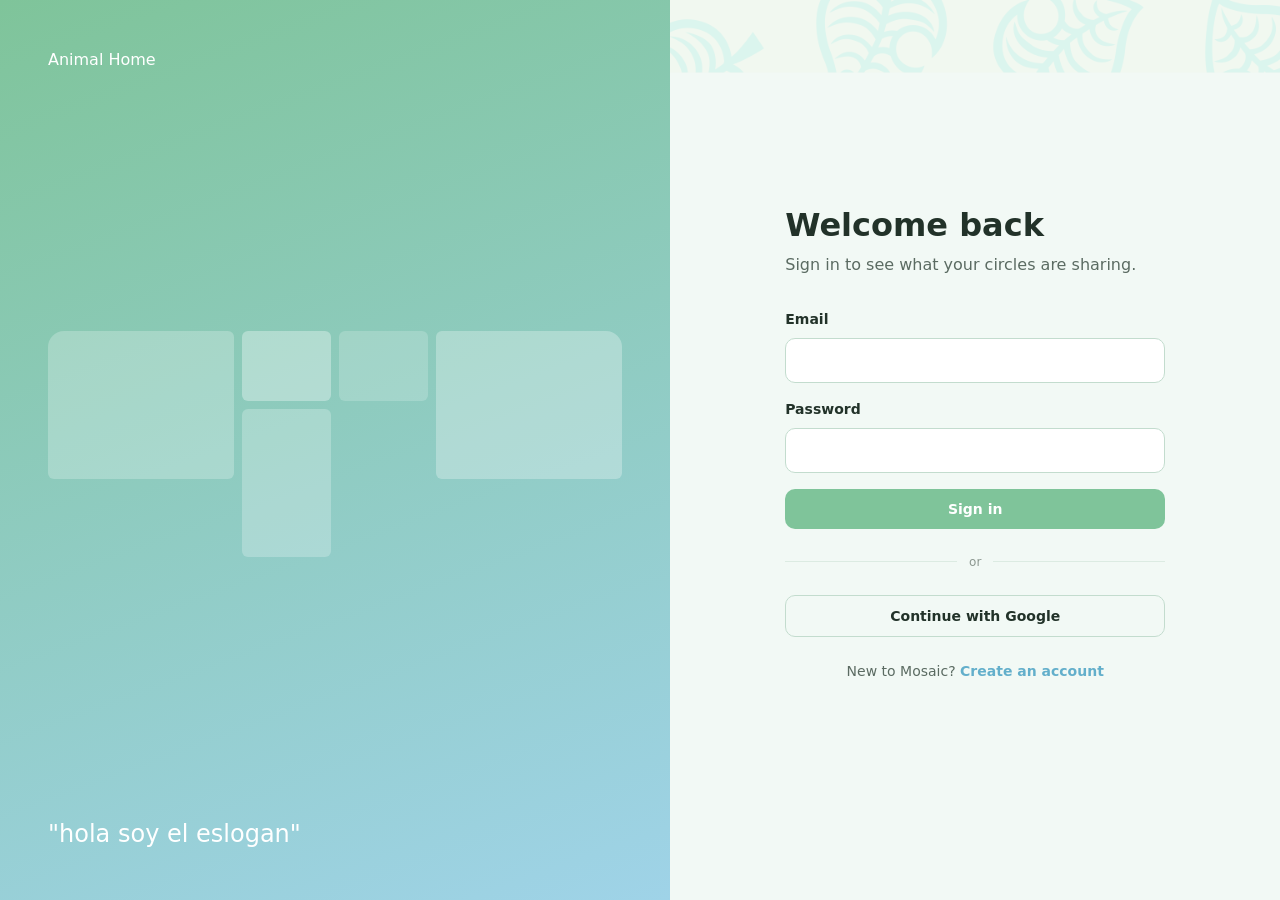
<file: index.html>
<!DOCTYPE html>
<html lang="en">
<head>
<meta charset="UTF-8">
<title>Mosaic</title>
<meta http-equiv="refresh" content="0; url=signin.html">
</head>
<body>
  <p>Redirecting to <a href="signin.html">sign in</a>…</p>
</body>
</html>
</file>
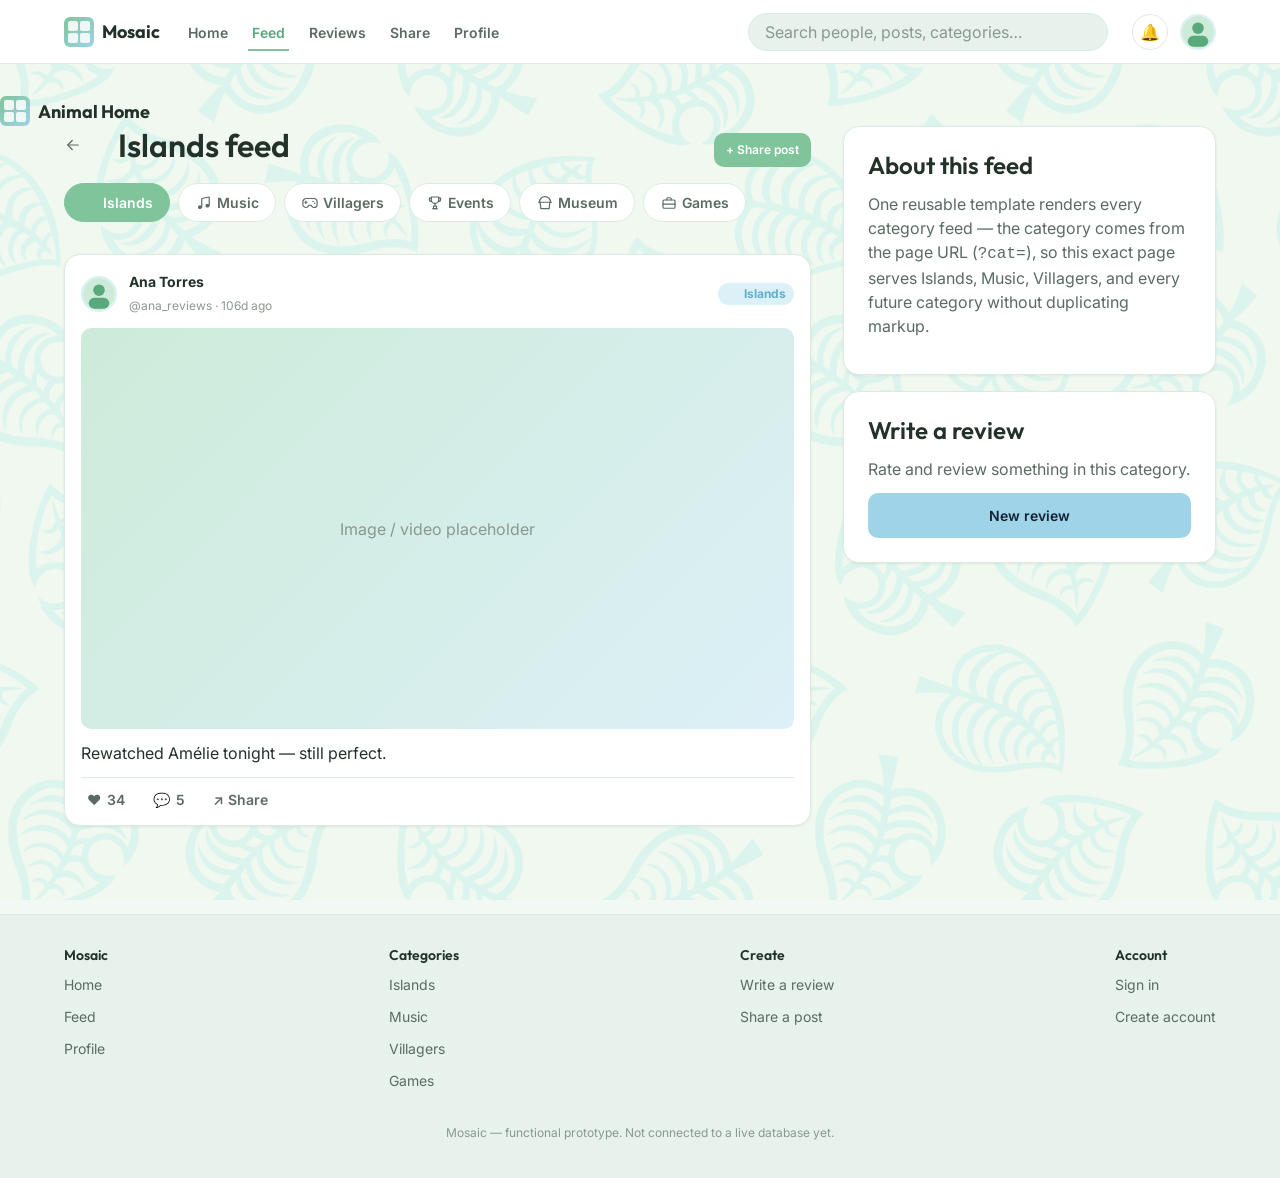
<file: feed.html>
<!DOCTYPE html>
<html lang="en">
<head>
<meta charset="UTF-8">
<meta name="viewport" content="width=device-width, initial-scale=1.0">
<title>Feed · Mosaic</title>
<link rel="preconnect" href="https://fonts.googleapis.com">
<link href="https://fonts.googleapis.com/css2?family=Outfit:wght@500;600;700&family=Inter:wght@400;500;600&display=swap" rel="stylesheet">
<link rel="stylesheet" href="assets/css/variables.css">
<link rel="stylesheet" href="assets/css/base.css">
<link rel="stylesheet" href="assets/css/layout.css">
<link rel="stylesheet" href="assets/css/components.css">
</head>
<body data-page="feed">

  <div id="site-header"></div>

  <main class="page-main">
      <a href="home.html" class="brand">
          <span class="brand-mark"><span></span><span></span><span></span><span></span></span>
          Animal Home
      </a>
      <div class="container">

          <div class="grid-2">
              <div>
                  <div class="section-title">
                      <div class="flex gap-3" style="align-items:center;">
                          <a href="home.html" class="back-link inline" aria-label="Back to home"><svg class="icon" aria-hidden="true"><use href="assets/icons/icons.svg#icon-arrow-left"></use></svg></a>
                          <h2 id="feedTitle">Feed</h2>
                      </div>
                      <a class="btn btn-sm btn-primary" href="post-new.html">+ Share post</a>
                  </div>

                  <div class="category-bar" id="feedCategoryBar" aria-label="Switch category"></div>

                  <div id="feedList"></div>

                  <div class="flex-center" style="margin-top: var(--space-5);">
                      <button class="btn btn-outline hidden" id="loadMoreBtn">Load more</button>
                  </div>
              </div>

              <aside>
                  <div class="card card-pad" style="margin-bottom: var(--space-4);">
                      <h3>About this feed</h3>
                      <p class="text-muted">One reusable template renders every category feed — the category comes from the page URL (<code>?cat=</code>), so this exact page serves Islands, Music, Villagers, and every future category without duplicating markup.</p>
                  </div>
                  <div class="card card-pad">
                      <h3>Write a review</h3>
                      <p class="text-muted">Rate and review something in this category.</p>
                      <a class="btn btn-secondary btn-block" href="review-new.html">New review</a>
                  </div>
              </aside>
          </div>

      </div>
  </main>

  <div id="site-footer"></div>

  <script src="assets/js/config.js"></script>
  <script src="assets/js/mock-data.js"></script>
  <script src="assets/js/api.js"></script>
  <script src="assets/js/nav.js" defer></script>
  <script src="assets/js/feed.js" defer></script>
</body>
</html>
</file>
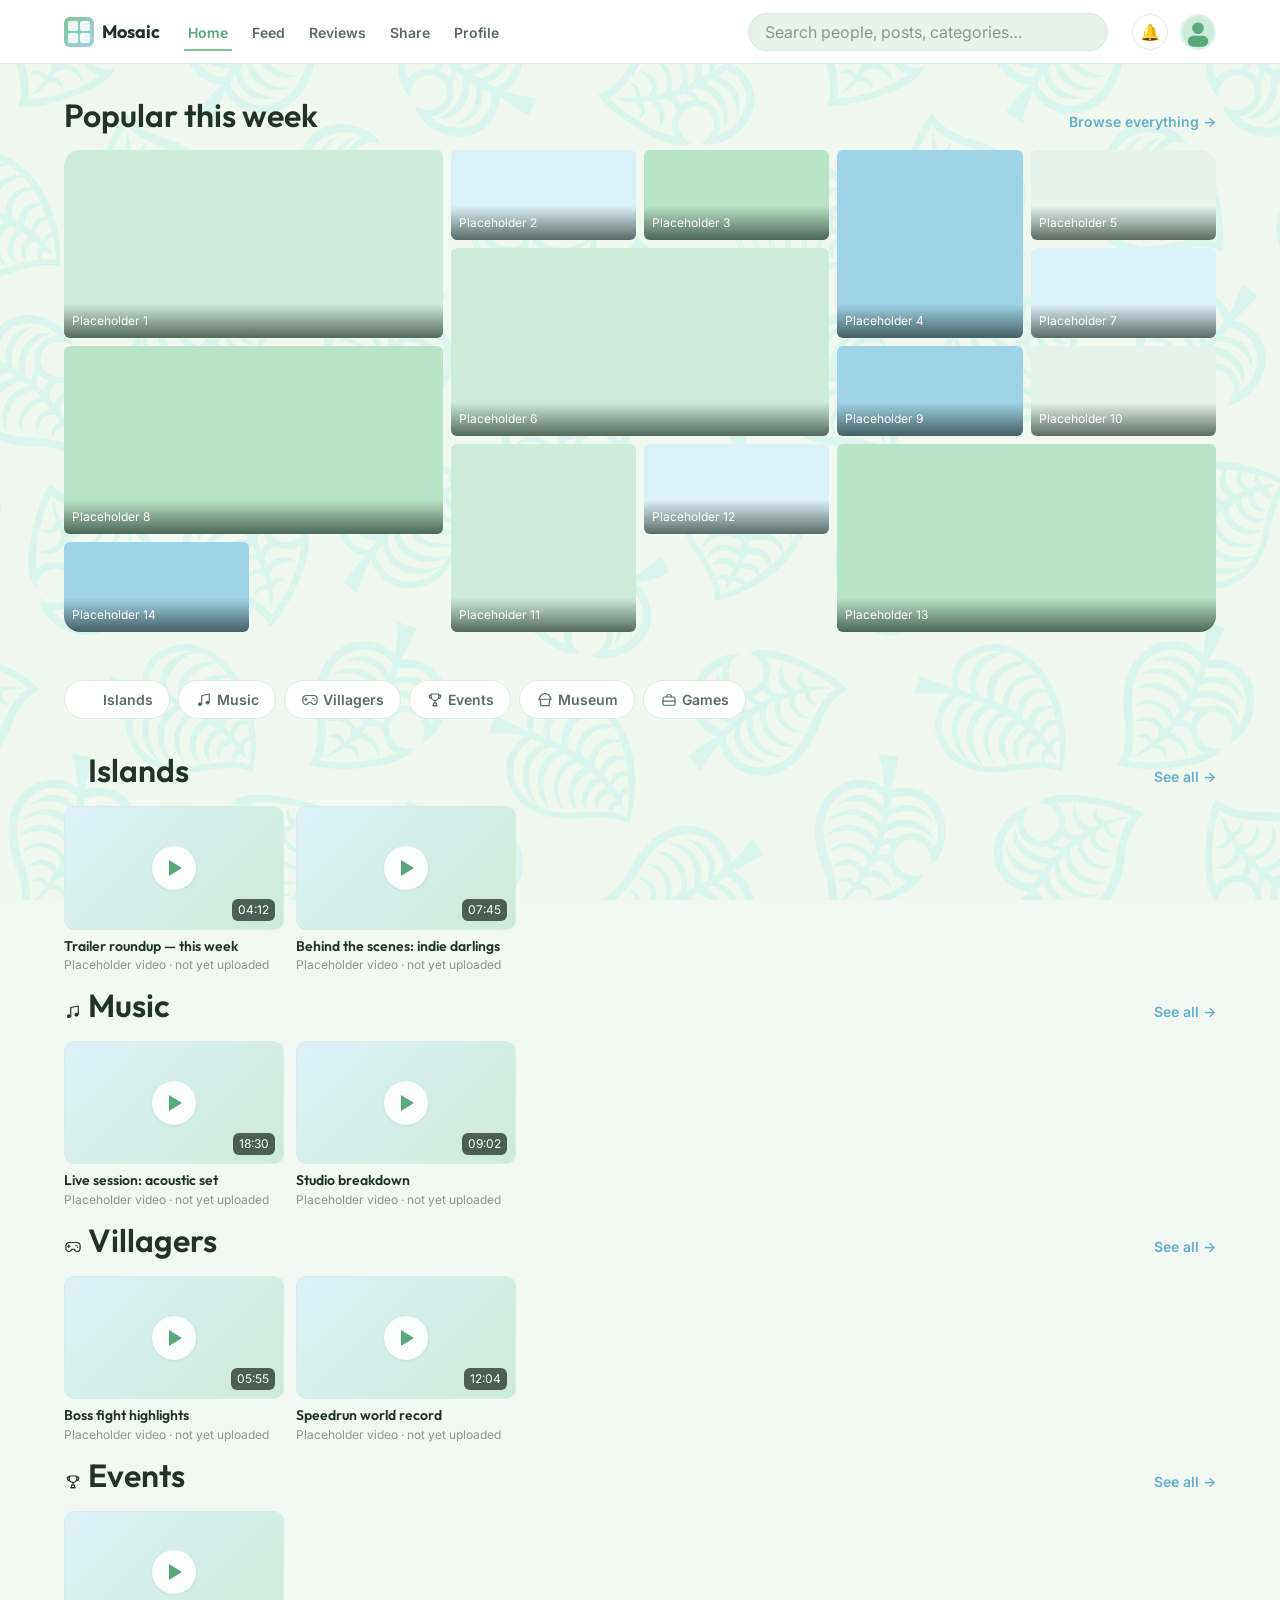
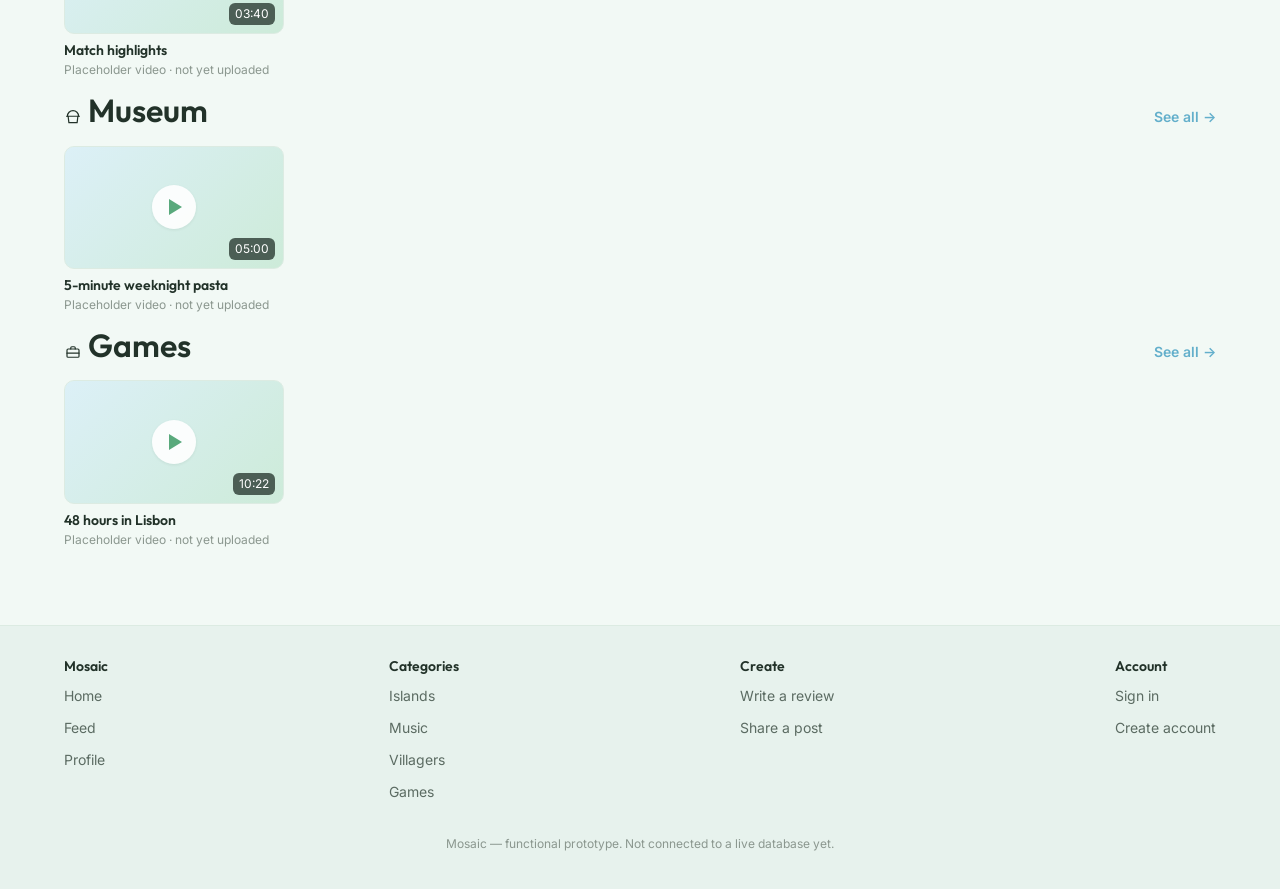
<file: home.html>
<!DOCTYPE html>
<html lang="en">
<head>
<meta charset="UTF-8">
<meta name="viewport" content="width=device-width, initial-scale=1.0">
<title>Home · Mosaic</title>
<link rel="preconnect" href="https://fonts.googleapis.com">
<link href="https://fonts.googleapis.com/css2?family=Outfit:wght@500;600;700&family=Inter:wght@400;500;600&display=swap" rel="stylesheet">
<link rel="stylesheet" href="assets/css/variables.css">
<link rel="stylesheet" href="assets/css/base.css">
<link rel="stylesheet" href="assets/css/layout.css">
<link rel="stylesheet" href="assets/css/components.css">
</head>
<body data-page="home">

  <div id="site-header"></div>

  <main class="page-main">
    <div class="container">

      <section aria-labelledby="collageHeading" style="margin-bottom: var(--space-7);">
        <div class="section-title">
          <h2 id="collageHeading">Popular this week</h2>
          <a class="see-all" href="feed.html?cat=Islands">Browse everything →</a>
        </div>
        <div class="collage-grid" id="collageGrid" aria-label="Collage of recent pictures"></div>
      </section>

      <section aria-labelledby="categoriesHeading" style="margin-bottom: var(--space-5);">
        <h2 id="categoriesHeading" class="sr-only">Categories</h2>
        <div class="category-bar" id="homeCategoryBar"></div>
      </section>

      <div id="categoryRails"></div>

    </div>
  </main>

  <div id="site-footer"></div>

  <script src="assets/js/config.js"></script>
  <script src="assets/js/mock-data.js"></script>
  <script src="assets/js/api.js"></script>
  <script src="assets/js/nav.js" defer></script>
  <script src="assets/js/home.js" defer></script>
</body>
</html>
</file>
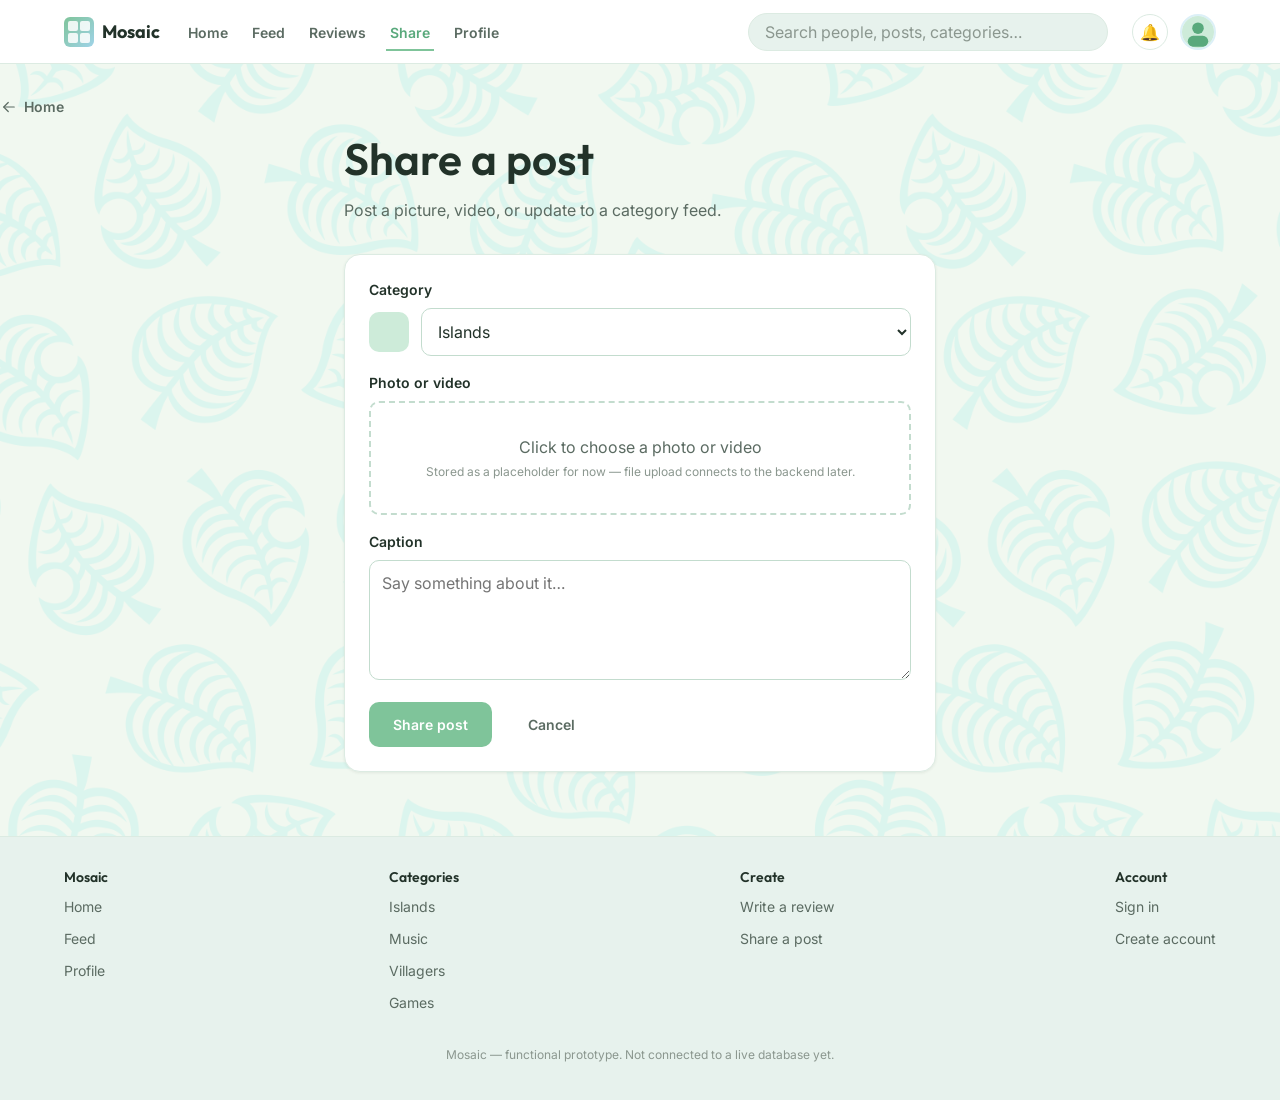
<file: post-new.html>
<!DOCTYPE html>
<html lang="en">
<head>
<meta charset="UTF-8">
<meta name="viewport" content="width=device-width, initial-scale=1.0">
<title>Share a post · Mosaic</title>
<link rel="preconnect" href="https://fonts.googleapis.com">
<link href="https://fonts.googleapis.com/css2?family=Outfit:wght@500;600;700&family=Inter:wght@400;500;600&display=swap" rel="stylesheet">
<link rel="stylesheet" href="assets/css/variables.css">
<link rel="stylesheet" href="assets/css/base.css">
<link rel="stylesheet" href="assets/css/layout.css">
<link rel="stylesheet" href="assets/css/components.css">
</head>
<body data-page="post">

  <div id="site-header"></div>

  <main class="page-main">
      <a href="home.html" class="back-link"><svg class="icon" aria-hidden="true"><use href="assets/icons/icons.svg#icon-arrow-left"></use></svg> Home</a>
      <div class="container" style="max-width: 640px;">

          <h1>Share a post</h1>
          <p class="text-muted" style="margin-bottom: var(--space-6);">Post a picture, video, or update to a category feed.</p>

          <form id="postForm" class="card card-pad" novalidate>

              <div class="form-group">
                  <label for="postCategory">Category</label>
                  <div class="select-with-icon">
                      <span class="select-icon-preview" id="postCategoryIcon"></span>
                      <select id="postCategory" required></select>
                  </div>
              </div>

              <div class="form-group">
                  <label>Photo or video</label>
                  <div class="media-picker" id="mediaPicker">
                      <p id="mediaPickerLabel" style="margin:0;">Click to choose a photo or video</p>
                      <p class="hint" style="margin:4px 0 0;">Stored as a placeholder for now — file upload connects to the backend later.</p>
                  </div>
                  <input type="file" id="mediaInput" accept="image/*,video/*" class="hidden" multiple>
              </div>

              <div class="form-group">
                  <label for="postCaption">Caption</label>
                  <textarea id="postCaption" placeholder="Say something about it…" required></textarea>
                  <p class="form-error" id="postError"></p>
              </div>

              <div class="flex gap-3">
                  <button type="submit" class="btn btn-primary">Share post</button>
                  <a class="btn btn-ghost" href="home.html">Cancel</a>
              </div>
          </form>

      </div>
  </main>

  <div id="site-footer"></div>

  <script src="assets/js/config.js"></script>
  <script src="assets/js/mock-data.js"></script>
  <script src="assets/js/api.js"></script>
  <script src="assets/js/nav.js" defer></script>
  <script src="assets/js/post.js" defer></script>
</body>
</html>
</file>
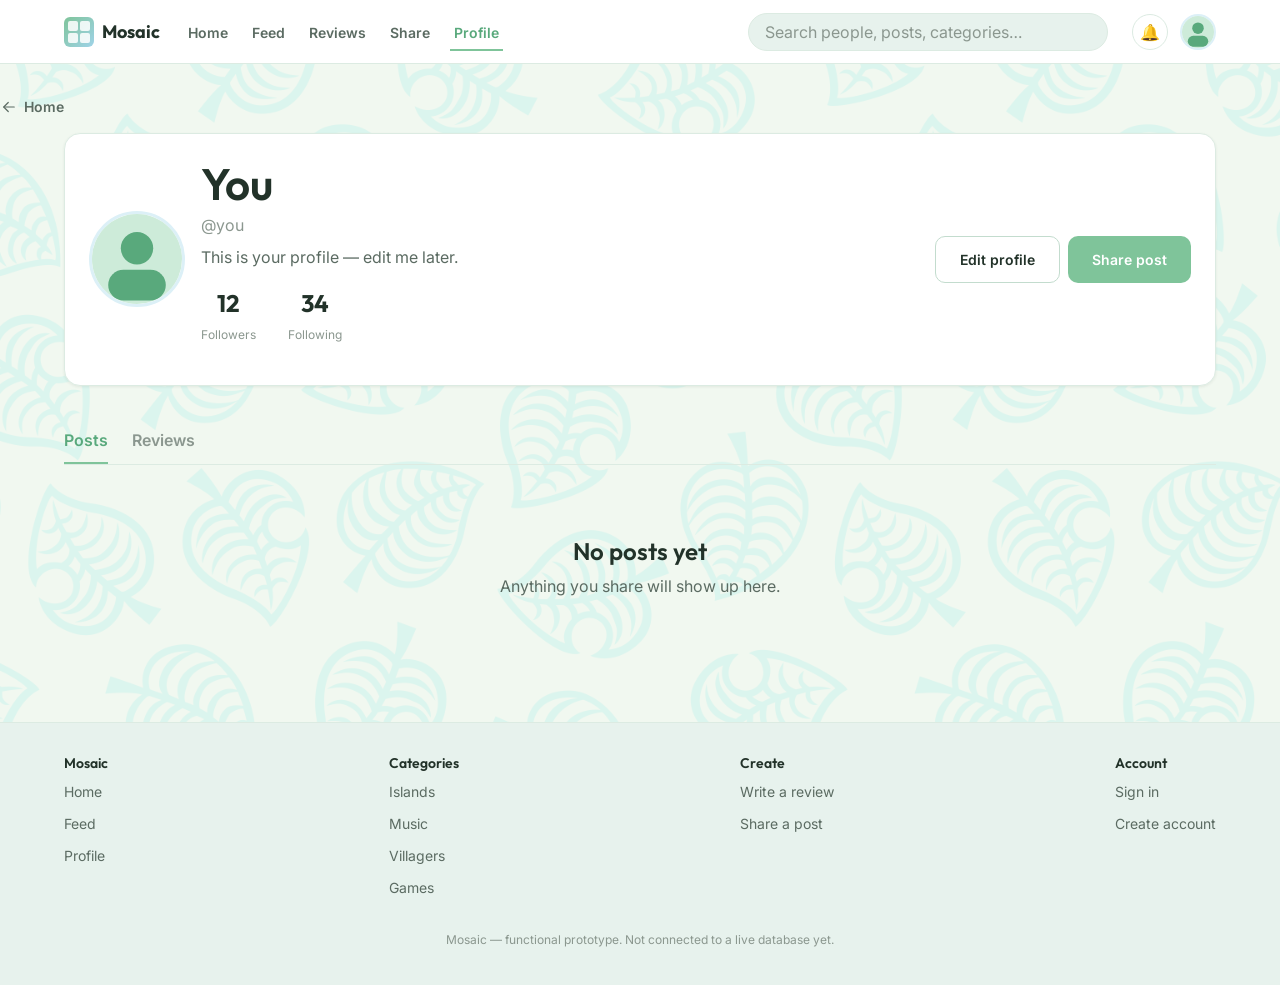
<file: profile.html>
<!DOCTYPE html>
<html lang="en">
<head>
<meta charset="UTF-8">
<meta name="viewport" content="width=device-width, initial-scale=1.0">
<title>Profile · Mosaic</title>
<link rel="preconnect" href="https://fonts.googleapis.com">
<link href="https://fonts.googleapis.com/css2?family=Outfit:wght@500;600;700&family=Inter:wght@400;500;600&display=swap" rel="stylesheet">
<link rel="stylesheet" href="assets/css/variables.css">
<link rel="stylesheet" href="assets/css/base.css">
<link rel="stylesheet" href="assets/css/layout.css">
<link rel="stylesheet" href="assets/css/components.css">
</head>
<body data-page="profile">

  <div id="site-header"></div>

  <main class="page-main">
      <a href="home.html" class="back-link"><svg class="icon" aria-hidden="true"><use href="assets/icons/icons.svg#icon-arrow-left"></use></svg> Home</a>
      <div class="container">

          <section class="card card-pad flex gap-4" style="align-items:center; margin-bottom: var(--space-6); flex-wrap:wrap;">
              <img class="avatar lg" id="profileAvatar" src="" alt="Your avatar">
              <div style="flex:1; min-width:220px;">
                  <h1 id="profileName" style="margin-bottom:2px;"></h1>
                  <p class="text-faint" id="profileUsername" style="margin-bottom:8px;"></p>
                  <p id="profileBio"></p>
                  <div class="stat-block">
                      <div><strong id="statFollowers">0</strong><span>Followers</span></div>
                      <div><strong id="statFollowing">0</strong><span>Following</span></div>
                  </div>
              </div>
              <div class="flex gap-2">
                  <a class="btn btn-outline" href="#" onclick="showToast('Editing profile will be wired up with the backend.'); return false;">Edit profile</a>
                  <a class="btn btn-primary" href="post-new.html">Share post</a>
              </div>
          </section>

          <div class="tabs">
              <button class="tab-btn active" data-tab="tabPosts">Posts</button>
              <button class="tab-btn" data-tab="tabReviews">Reviews</button>
          </div>

          <div class="tab-panel active" id="tabPosts">
              <div id="profilePosts"></div>
          </div>

          <div class="tab-panel" id="tabReviews">
              <div id="profileReviews"></div>
          </div>

      </div>
  </main>

  <div id="site-footer"></div>

  <script src="assets/js/config.js"></script>
  <script src="assets/js/mock-data.js"></script>
  <script src="assets/js/api.js"></script>
  <script src="assets/js/nav.js" defer></script>
  <script src="assets/js/profile.js" defer></script>
</body>
</html>
</file>
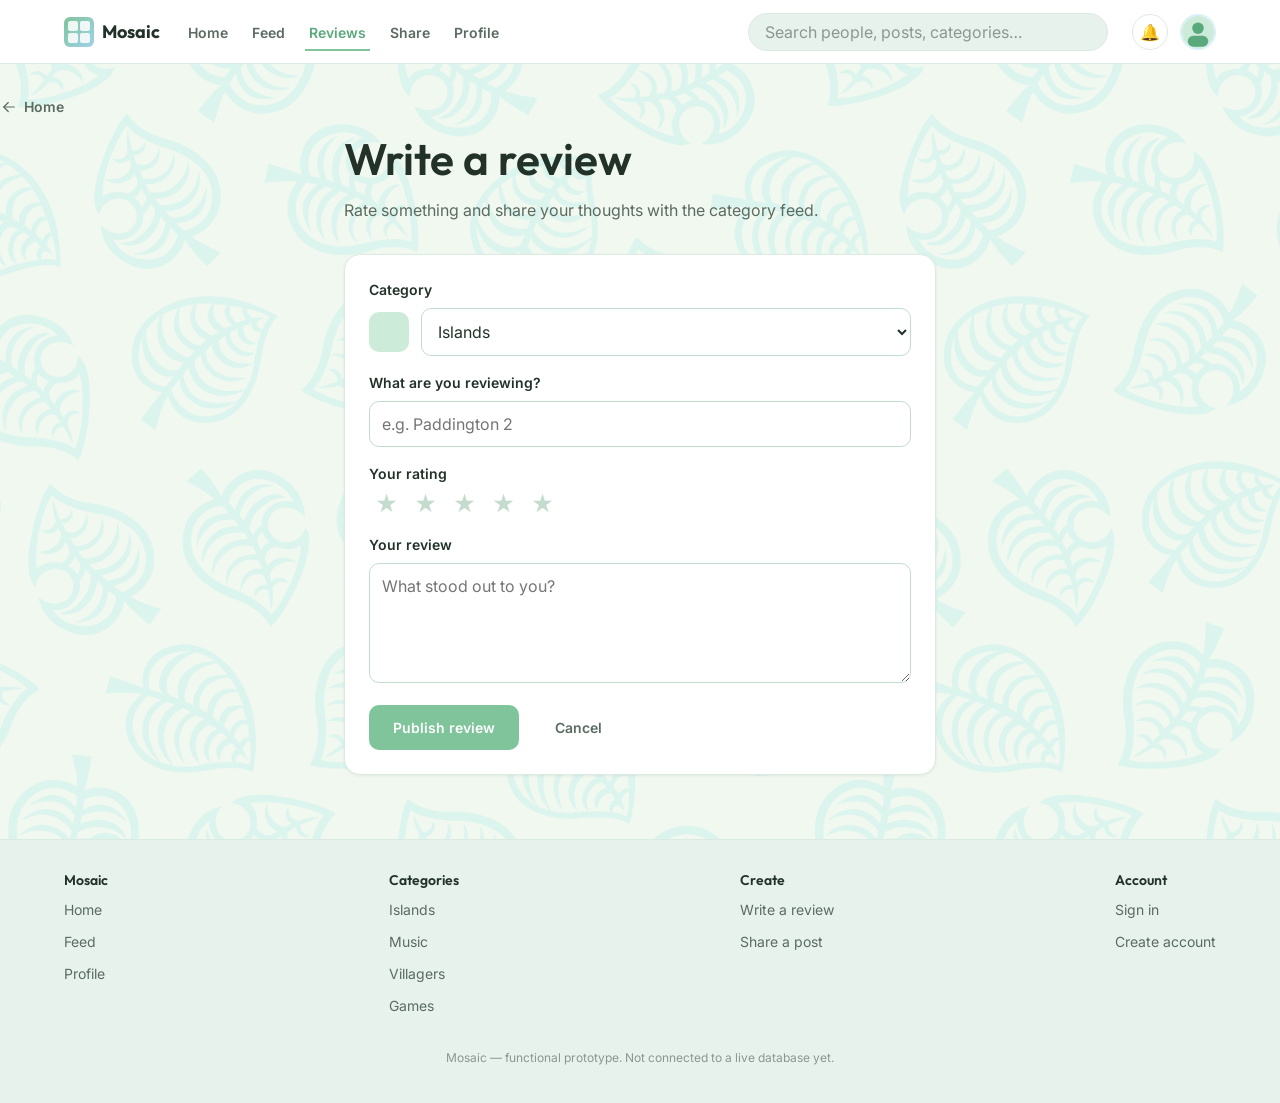
<file: review-new.html>
<!DOCTYPE html>
<html lang="en">
<head>
<meta charset="UTF-8">
<meta name="viewport" content="width=device-width, initial-scale=1.0">
<title>Write a review · Mosaic</title>
<link rel="preconnect" href="https://fonts.googleapis.com">
<link href="https://fonts.googleapis.com/css2?family=Outfit:wght@500;600;700&family=Inter:wght@400;500;600&display=swap" rel="stylesheet">
<link rel="stylesheet" href="assets/css/variables.css">
<link rel="stylesheet" href="assets/css/base.css">
<link rel="stylesheet" href="assets/css/layout.css">
<link rel="stylesheet" href="assets/css/components.css">
</head>
<body data-page="review">

  <div id="site-header"></div>

  <main class="page-main">
      <a href="home.html" class="back-link"><svg class="icon" aria-hidden="true"><use href="assets/icons/icons.svg#icon-arrow-left"></use></svg> Home</a>
      <div class="container" style="max-width: 640px;">

          <h1>Write a review</h1>
          <p class="text-muted" style="margin-bottom: var(--space-6);">Rate something and share your thoughts with the category feed.</p>

          <form id="reviewForm" class="card card-pad" novalidate>

              <div class="form-group">
                  <label for="reviewCategory">Category</label>
                  <div class="select-with-icon">
                      <span class="select-icon-preview" id="reviewCategoryIcon"></span>
                      <select id="reviewCategory" required></select>
                  </div>
              </div>

              <div class="form-group">
                  <label for="reviewTitle">What are you reviewing?</label>
                  <input type="text" id="reviewTitle" placeholder="e.g. Paddington 2" required>
              </div>

              <div class="form-group">
                  <label>Your rating</label>
                  <div class="star-rating" id="starInput"></div>
              </div>

              <div class="form-group">
                  <label for="reviewBody">Your review</label>
                  <textarea id="reviewBody" placeholder="What stood out to you?" required></textarea>
                  <p class="form-error" id="reviewError"></p>
              </div>

              <div class="flex gap-3">
                  <button type="submit" class="btn btn-primary">Publish review</button>
                  <a class="btn btn-ghost" href="profile.html">Cancel</a>
              </div>
          </form>

      </div>
  </main>

  <div id="site-footer"></div>

  <script src="assets/js/config.js"></script>
  <script src="assets/js/mock-data.js"></script>
  <script src="assets/js/api.js"></script>
  <script src="assets/js/nav.js" defer></script>
  <script src="assets/js/review.js" defer></script>
</body>
</html>
</file>
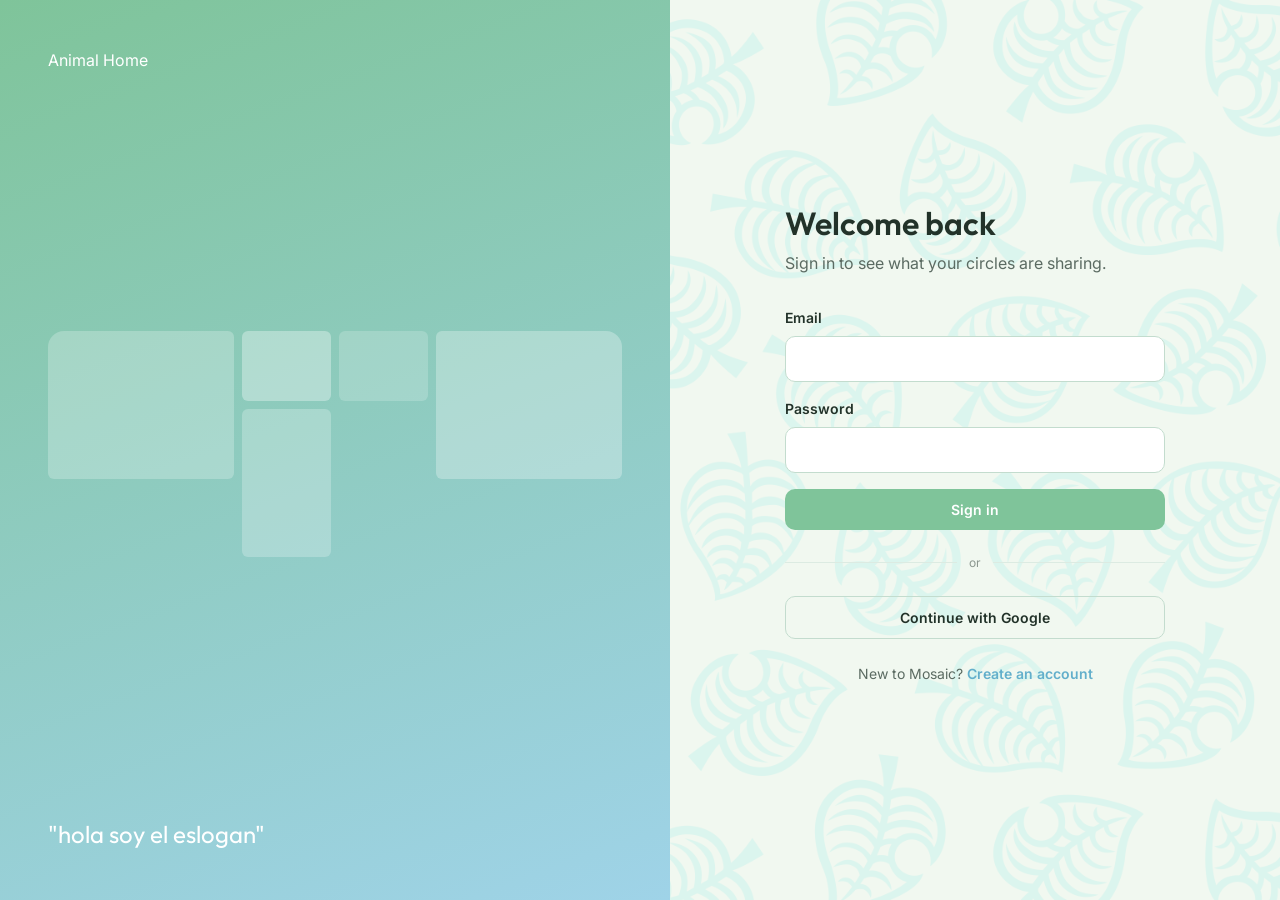
<file: signin.html>
<!DOCTYPE html>
<html lang="en">
<head>
<meta charset="UTF-8">
<meta name="viewport" content="width=device-width, initial-scale=1.0">
<title>Sign in · Mosaic</title>
<link rel="preconnect" href="https://fonts.googleapis.com">
<link href="https://fonts.googleapis.com/css2?family=Outfit:wght@500;600;700&family=Inter:wght@400;500;600&display=swap" rel="stylesheet">
<link rel="stylesheet" href="assets/css/variables.css">
<link rel="stylesheet" href="assets/css/base.css">
<link rel="stylesheet" href="assets/css/components.css">
<link rel="stylesheet" href="assets/css/auth.css">
</head>
<body data-page="signin">

  <div class="auth-shell">
    <section class="auth-visual">
      <a href="signin.html" class="brand">
        <span class="brand-mark"><span></span><span></span><span></span><span></span></span>
        Animal Home
      </a>
      <div class="collage-grid" style="grid-auto-rows:70px;">
        <div class="collage-tile span-2 tall" style="background:rgba(255,255,255,.25)"></div>
        <div class="collage-tile span-1" style="background:rgba(255,255,255,.35)"></div>
        <div class="collage-tile span-1" style="background:rgba(255,255,255,.2)"></div>
        <div class="collage-tile span-2" style="background:rgba(255,255,255,.3)"></div>
        <div class="collage-tile span-1 tall" style="background:rgba(255,255,255,.25)"></div>
      </div>
      <blockquote>"hola soy el eslogan"</blockquote>
    </section>

    <section class="auth-form-side">
      <div class="auth-box">
        <h1>Welcome back</h1>
        <p class="sub">Sign in to see what your circles are sharing.</p>

        <form id="signInForm" novalidate>
          <div class="form-group">
            <label for="signInEmail">Email</label>
            <input type="email" id="signInEmail" name="email" autocomplete="email" required>
          </div>
          <div class="form-group">
            <label for="signInPassword">Password</label>
            <input type="password" id="signInPassword" name="password" autocomplete="current-password" required>
            <p class="form-error" id="signInError"></p>
          </div>
          <button type="submit" class="btn btn-primary btn-block">Sign in</button>
        </form>

        <div class="divider">or</div>
        <button type="button" class="btn btn-outline btn-block" onclick="showToast('Google sign-in will be wired up with the backend.')">Continue with Google</button>

        <p class="auth-switch">New to Mosaic? <a href="signup.html">Create an account</a></p>
      </div>
    </section>
  </div>

  <script src="assets/js/config.js"></script>
  <script src="assets/js/mock-data.js"></script>
  <script src="assets/js/api.js"></script>
  <script src="assets/js/nav.js" defer></script>
  <script src="assets/js/auth.js" defer></script>
</body>
</html>
</file>
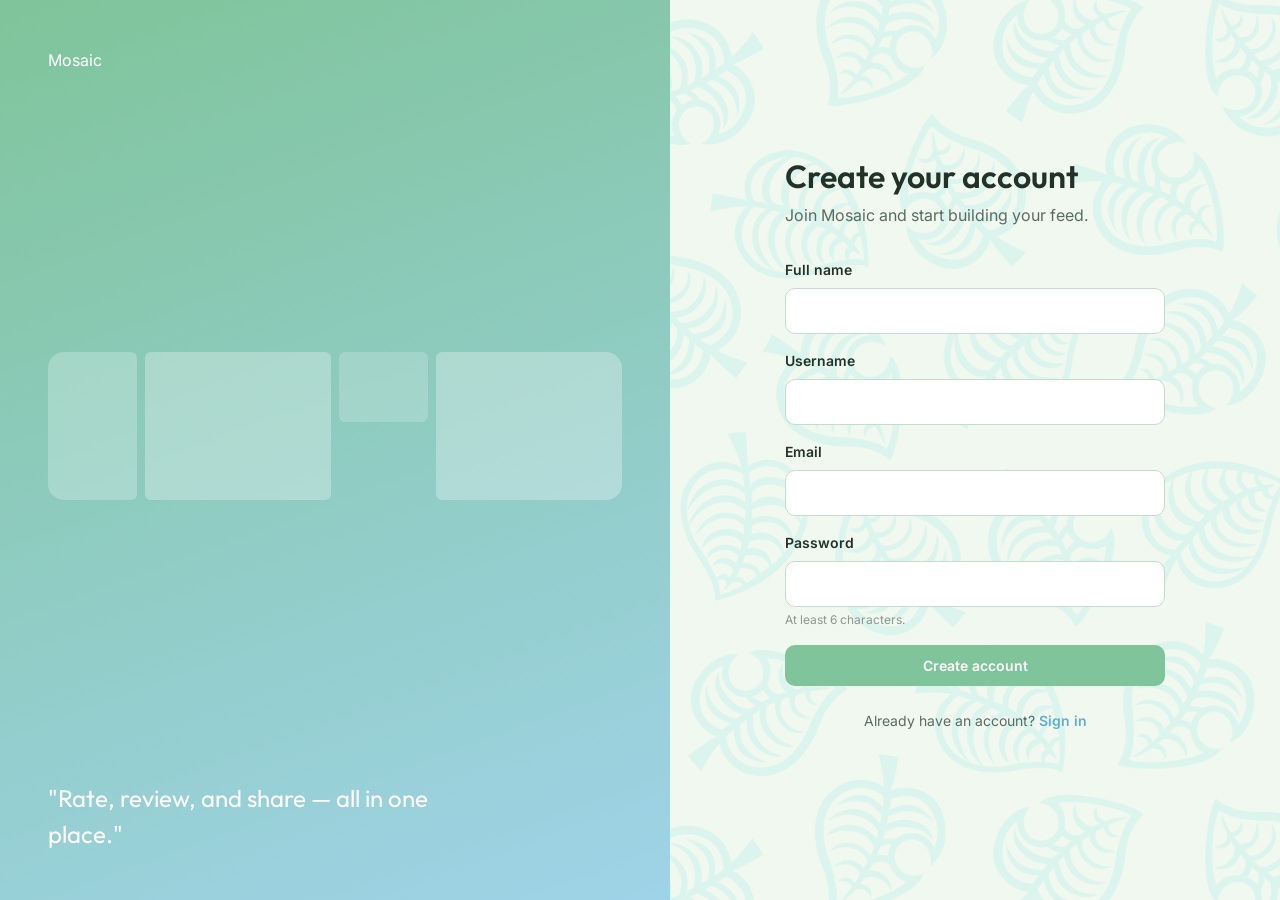
<file: signup.html>
<!DOCTYPE html>
<html lang="en">
<head>
<meta charset="UTF-8">
<meta name="viewport" content="width=device-width, initial-scale=1.0">
<title>Create account · Mosaic</title>
<link rel="preconnect" href="https://fonts.googleapis.com">
<link href="https://fonts.googleapis.com/css2?family=Outfit:wght@500;600;700&family=Inter:wght@400;500;600&display=swap" rel="stylesheet">
<link rel="stylesheet" href="assets/css/variables.css">
<link rel="stylesheet" href="assets/css/base.css">
<link rel="stylesheet" href="assets/css/components.css">
<link rel="stylesheet" href="assets/css/auth.css">
</head>
<body data-page="signup">

  <div class="auth-shell">
    <section class="auth-visual">
      <a href="signin.html" class="brand">
        <span class="brand-mark"><span></span><span></span><span></span><span></span></span>
        Mosaic
      </a>
      <div class="collage-grid" style="grid-auto-rows:70px;">
        <div class="collage-tile span-1 tall" style="background:rgba(255,255,255,.25)"></div>
        <div class="collage-tile span-2" style="background:rgba(255,255,255,.3)"></div>
        <div class="collage-tile span-1" style="background:rgba(255,255,255,.2)"></div>
        <div class="collage-tile span-2 tall" style="background:rgba(255,255,255,.3)"></div>
      </div>
      <blockquote>"Rate, review, and share — all in one place."</blockquote>
    </section>

    <section class="auth-form-side">
      <div class="auth-box">
        <h1>Create your account</h1>
        <p class="sub">Join Mosaic and start building your feed.</p>

        <form id="signUpForm" novalidate>
          <div class="form-group">
            <label for="signUpName">Full name</label>
            <input type="text" id="signUpName" name="name" autocomplete="name" required>
          </div>
          <div class="form-group">
            <label for="signUpUsername">Username</label>
            <input type="text" id="signUpUsername" name="username" autocomplete="username" required>
          </div>
          <div class="form-group">
            <label for="signUpEmail">Email</label>
            <input type="email" id="signUpEmail" name="email" autocomplete="email" required>
          </div>
          <div class="form-group">
            <label for="signUpPassword">Password</label>
            <input type="password" id="signUpPassword" name="password" autocomplete="new-password" required>
            <p class="hint">At least 6 characters.</p>
            <p class="form-error" id="signUpError"></p>
          </div>
          <button type="submit" class="btn btn-primary btn-block">Create account</button>
        </form>

        <p class="auth-switch">Already have an account? <a href="signin.html">Sign in</a></p>
      </div>
    </section>
  </div>

  <script src="assets/js/config.js"></script>
  <script src="assets/js/mock-data.js"></script>
  <script src="assets/js/api.js"></script>
  <script src="assets/js/nav.js" defer></script>
  <script src="assets/js/auth.js" defer></script>
</body>
</html>
</file>
<file: assets/css/variables.css>
/* =========================================================
   MOSAIC — Design Tokens
   Central place for every color, spacing, radius, shadow and
   type value. Change the look of the whole site from here.
   ========================================================= */

:root{
  /* ---- Brand palette: pale green + light blue ---- */
  --color-bg:            #F2F9F5;   /* page background, pale mint */
  --color-bg-alt:        #E7F2ED;   /* alternate section background */
  --color-surface:       #FFFFFF;   /* cards, panels, modals */
  --color-surface-tint:  #F6FBF9;   /* subtle tinted surface */

  --color-primary:       #7FC49A;   /* pale green — primary actions */
  --color-primary-dark:  #59A97C;   /* hover / active state */
  --color-primary-light: #CDEBD9;   /* chips, badges, soft fills */

  --color-secondary:     #9FD3E8;   /* light blue — links, accents */
  --color-secondary-dark:#63AFCB;   /* hover / active state */
  --color-secondary-light:#DCF0F7;  /* soft fills */

  --color-text:          #223229;   /* primary text, deep green-grey */
  --color-text-muted:    #5B6B62;   /* secondary text */
  --color-text-faint:    #8B978F;   /* placeholders, timestamps */

  --color-border:        #DCEBE2;   /* hairlines */
  --color-border-strong: #C3DCCE;

  --color-danger:        #E08585;
  --color-warning:       #E5C57E;
  --color-success:       #6FBE8F;

  /* ---- Typography ---- */
  --font-display: 'Outfit', 'Segoe UI', system-ui, sans-serif;
  --font-body:    'Inter', 'Segoe UI', system-ui, sans-serif;

  --fs-xs:  0.75rem;
  --fs-sm:  0.875rem;
  --fs-md:  1rem;
  --fs-lg:  1.125rem;
  --fs-xl:  1.5rem;
  --fs-2xl: 2rem;
  --fs-3xl: 2.75rem;

  /* ---- Spacing scale ---- */
  --space-1: 4px;
  --space-2: 8px;
  --space-3: 12px;
  --space-4: 16px;
  --space-5: 24px;
  --space-6: 32px;
  --space-7: 48px;
  --space-8: 64px;

  /* ---- Shape & elevation ---- */
  --radius-sm: 6px;
  --radius-md: 10px;
  --radius-lg: 16px;
  --radius-pill: 999px;

  --shadow-sm: 0 1px 3px rgba(34, 50, 41, 0.08);
  --shadow-md: 0 4px 14px rgba(34, 50, 41, 0.10);
  --shadow-lg: 0 12px 32px rgba(34, 50, 41, 0.14);

  /* ---- Layout ---- */
  --header-height: 64px;
  --content-max: 1200px;
  --transition: 160ms ease;
}
</file>
<file: assets/css/base.css>
/* =========================================================
   MOSAIC — Base / Reset / Utilities
   ========================================================= */

*, *::before, *::after{ box-sizing: border-box; }

html{ scroll-behavior: smooth; }

body{
  margin: 0;
  background: var(--color-bg);
  color: var(--color-text);
  font-family: var(--font-body);
  font-size: var(--fs-md);
  line-height: 1.5;
  -webkit-font-smoothing: antialiased;
  
  position: relative; /* Required for pseudo-element positioning */
  isolation: isolate; 
  min-height: 100vh;
}

/* Create the low-opacity image layer */
    body::before {
        content: "";
        position: fixed; /* Keeps image fixed while scrolling */
        top: 0;
        left: 0;
        right: 0;
        bottom: 0;
        background-image: url("../img/Bg-01.png");
        background-size: cover;
        background-position: center;
        opacity: 0.15; /* Makes the image low opacity */
        z-index: -1; /* Pushes the image safely behind all text */
        pointer-events: none; /* Prevents the layer from blocking mouse clicks */
    }

img{ max-width: 100%; display: block; }

a{ color: inherit; text-decoration: none; }

button, input, textarea, select{ font-family: inherit; font-size: inherit; }

h1,h2,h3,h4{
  font-family: var(--font-display);
  margin: 0 0 var(--space-3);
  line-height: 1.2;
  font-weight: 600;
}
h1{ font-size: var(--fs-3xl); }
h2{ font-size: var(--fs-2xl); }
h3{ font-size: var(--fs-xl); }
p{ margin: 0 0 var(--space-3); color: var(--color-text-muted); }

ul{ list-style: none; margin: 0; padding: 0; }

/* Focus visibility — accessibility floor */
a:focus-visible, button:focus-visible, input:focus-visible,
textarea:focus-visible, select:focus-visible, [tabindex]:focus-visible{
  outline: 2px solid var(--color-secondary-dark);
  outline-offset: 2px;
}

@media (prefers-reduced-motion: reduce){
  *{ animation-duration: 0.001ms !important; animation-iteration-count: 1 !important;
     transition-duration: 0.001ms !important; scroll-behavior: auto !important; }
}

/* ---- Layout helpers ---- */
.container{
  max-width: var(--content-max);
  margin-inline: auto;
  padding-inline: var(--space-5);
}

.page-main{
  padding-top: var(--space-6);
  padding-bottom: var(--space-8);
  min-height: calc(100vh - var(--header-height) - 220px);
}

.flex{ display: flex; }
.flex-between{ display: flex; align-items: center; justify-content: space-between; }
.flex-center{ display: flex; align-items: center; justify-content: center; }
.gap-2{ gap: var(--space-2); }
.gap-3{ gap: var(--space-3); }
.gap-4{ gap: var(--space-4); }

.hidden{ display: none !important; }
.sr-only{
  position: absolute; width: 1px; height: 1px; padding: 0; margin: -1px;
  overflow: hidden; clip: rect(0,0,0,0); white-space: nowrap; border: 0;
}

.text-muted{ color: var(--color-text-muted); }
.text-faint{ color: var(--color-text-faint); }
.section-title{
  display: flex; align-items: baseline; justify-content: space-between;
  margin-bottom: var(--space-4);
}
.section-title h2{ margin: 0; }
.section-title .see-all{
  font-size: var(--fs-sm);
  color: var(--color-secondary-dark);
  font-weight: 600;
}

/* ---- Skeleton loading state (used while data loads from the API) ---- */
.skeleton{
  background: linear-gradient(90deg, var(--color-bg-alt) 25%, var(--color-surface-tint) 37%, var(--color-bg-alt) 63%);
  background-size: 400% 100%;
  animation: skeleton-loading 1.4s ease infinite;
  border-radius: var(--radius-md);
}
@keyframes skeleton-loading{
  0%{ background-position: 100% 50%; }
  100%{ background-position: 0 50%; }
}

/* ---- Empty / error states ---- */
.state-block{
  text-align: center;
  padding: var(--space-7) var(--space-4);
  color: var(--color-text-muted);
}
.state-block h3{ color: var(--color-text); margin-bottom: var(--space-2); }
</file>
<file: assets/css/layout.css>
/* =========================================================
   MOSAIC — Site shell: header, nav, footer
   ========================================================= */

/* ---- Header ---- */
.site-header{
  position: sticky;
  top: 0;
  z-index: 50;
  height: var(--header-height);
  background: var(--color-surface);
  border-bottom: 1px solid var(--color-border);
}
.site-header .container{
  height: 100%;
  display: flex;
  align-items: center;
  gap: var(--space-5);
}

.brand{
  display: flex;
  align-items: center;
  gap: var(--space-2);
  font-family: var(--font-display);
  font-weight: 700;
  font-size: var(--fs-lg);
  color: var(--color-text);
  flex-shrink: 0;
}
.brand .brand-mark{
  width: 30px; height: 30px;
  border-radius: var(--radius-sm);
  background: linear-gradient(135deg, var(--color-primary), var(--color-secondary));
  display: grid;
  grid-template-columns: 1fr 1fr;
  grid-template-rows: 1fr 1fr;
  gap: 2px;
  padding: 4px;
}
.brand .brand-mark span{ background: rgba(255,255,255,.85); border-radius: 2px; }

.main-nav{ display: flex; align-items: center; gap: var(--space-4); flex: 1; }
.main-nav ul{ display: flex; gap: var(--space-4); }
.main-nav a{
  font-size: var(--fs-sm);
  font-weight: 600;
  color: var(--color-text-muted);
  padding: var(--space-2) var(--space-1);
  border-bottom: 2px solid transparent;
  transition: color var(--transition), border-color var(--transition);
}
.main-nav a:hover{ color: var(--color-text); }
.main-nav a.active{
  color: var(--color-primary-dark);
  border-color: var(--color-primary);
}

.header-search{
  flex: 1;
  max-width: 360px;
  margin-inline: auto;
}
.header-search input{
  width: 100%;
  border: 1px solid var(--color-border);
  background: var(--color-bg-alt);
  border-radius: var(--radius-pill);
  padding: var(--space-2) var(--space-4);
  color: var(--color-text);
}
.header-search input::placeholder{ color: var(--color-text-faint); }

.header-actions{ display: flex; align-items: center; gap: var(--space-3); flex-shrink: 0; }

.icon-btn{
  width: 36px; height: 36px;
  border-radius: 50%;
  border: 1px solid var(--color-border);
  background: var(--color-surface);
  display: grid; place-items: center;
  cursor: pointer;
  color: var(--color-text-muted);
  transition: background var(--transition), color var(--transition);
}
.icon-btn:hover{ background: var(--color-primary-light); color: var(--color-primary-dark); }

.avatar{
  width: 36px; height: 36px;
  border-radius: 50%;
  object-fit: cover;
  border: 2px solid var(--color-secondary-light);
  cursor: pointer;
}
.avatar.lg{ width: 96px; height: 96px; border-width: 3px; }
.avatar.md{ width: 56px; height: 56px; }

.nav-toggle{
  display: none;
  border: none;
  background: none;
  cursor: pointer;
  padding: var(--space-2);
}
.nav-toggle span{
  display: block;
  width: 22px; height: 2px;
  background: var(--color-text);
  margin: 4px 0;
  border-radius: 2px;
}

@media (max-width: 860px){
  .main-nav{
    position: fixed;
    inset: var(--header-height) 0 0 0;
    background: var(--color-surface);
    flex-direction: column;
    align-items: stretch;
    padding: var(--space-4);
    transform: translateY(-8px);
    opacity: 0;
    pointer-events: none;
    transition: opacity var(--transition), transform var(--transition);
  }
  .main-nav.open{ opacity: 1; transform: translateY(0); pointer-events: auto; }
  .main-nav ul{ flex-direction: column; gap: 0; }
  .main-nav a{ display: block; padding: var(--space-3) var(--space-2); border-bottom: 1px solid var(--color-border); }
  .header-search{ display: none; }
  .nav-toggle{ display: block; }
}

/* ---- Footer ---- */
.site-footer{
  background: var(--color-bg-alt);
  border-top: 1px solid var(--color-border);
  padding: var(--space-6) 0 var(--space-5);
}
.site-footer .container{
  display: flex;
  flex-wrap: wrap;
  justify-content: space-between;
  gap: var(--space-5);
}
.footer-col h4{ font-size: var(--fs-sm); margin-bottom: var(--space-2); color: var(--color-text); }
.footer-col ul{ display: flex; flex-direction: column; gap: var(--space-2); }
.footer-col a{ font-size: var(--fs-sm); color: var(--color-text-muted); }
.footer-col a:hover{ color: var(--color-primary-dark); }
.footer-bottom{
  margin-top: var(--space-6);
  text-align: center;
  font-size: var(--fs-xs);
  color: var(--color-text-faint);
}

/* ---- Category pill sub-nav (used on Home + Feed pages) ---- */
.category-bar{
  display: flex;
  gap: var(--space-2);
  overflow-x: auto;
  padding-bottom: var(--space-2);
  margin-bottom: var(--space-5);
  scrollbar-width: thin;
}
.category-pill{
  flex-shrink: 0;
  padding: var(--space-2) var(--space-4);
  border-radius: var(--radius-pill);
  background: var(--color-surface);
  border: 1px solid var(--color-border);
  font-size: var(--fs-sm);
  font-weight: 600;
  color: var(--color-text-muted);
  cursor: pointer;
  transition: background var(--transition), color var(--transition), border-color var(--transition);
}
.category-pill:hover{ border-color: var(--color-secondary); }
.category-pill.active{
  background: var(--color-primary);
  border-color: var(--color-primary);
  color: #FFFFFF;
}
</file>
<file: assets/css/components.css>
/* =========================================================
   MOSAIC — Components
   ========================================================= */

/* ---- Buttons ---- */
.btn{
  display: inline-flex;
  align-items: center;
  justify-content: center;
  gap: var(--space-2);
  border: none;
  border-radius: var(--radius-md);
  padding: var(--space-3) var(--space-5);
  font-weight: 600;
  font-size: var(--fs-sm);
  cursor: pointer;
  transition: background var(--transition), transform var(--transition), box-shadow var(--transition);
}
.btn:active{ transform: translateY(1px); }
.btn-primary{ background: var(--color-primary); color: #fff; }
.btn-primary:hover{ background: var(--color-primary-dark); }
.btn-secondary{ background: var(--color-secondary); color: #123; }
.btn-secondary:hover{ background: var(--color-secondary-dark); }
.btn-outline{ background: transparent; border: 1px solid var(--color-border-strong); color: var(--color-text); }
.btn-outline:hover{ border-color: var(--color-primary); color: var(--color-primary-dark); }
.btn-ghost{ background: transparent; color: var(--color-text-muted); }
.btn-ghost:hover{ color: var(--color-text); background: var(--color-bg-alt); }
.btn-block{ width: 100%; }
.btn-sm{ padding: var(--space-2) var(--space-3); font-size: var(--fs-xs); }
.btn[disabled]{ opacity: .55; cursor: not-allowed; }

/* -------- Return ---------- */
.back-link{
  display: inline-flex;
  align-items: center;
  gap: 6px;
  font-size: var(--fs-sm);
  font-weight: 600;
  color: var(--color-text-muted);
  margin-bottom: var(--space-4);
  transition: color var(--transition);
}
.back-link:hover{ color: var(--color-primary-dark); }
.back-link.inline{ margin-bottom: 0; }

/* ---- Card ---- */
.card{
  background: var(--color-surface);
  border: 1px solid var(--color-border);
  border-radius: var(--radius-lg);
  box-shadow: var(--shadow-sm);
}
.card-pad{ padding: var(--space-5); }

/* ---- Hero collage (home page) ----
   A masonry-ish grid mimicking a poster wall / collage, inspired by
   Letterboxd's popular-films grid, mixing portrait & landscape tiles. */
.collage-grid{
  display: grid;
  grid-template-columns: repeat(6, 1fr);
  grid-auto-rows: 90px;
  gap: var(--space-2);
  border-radius: var(--radius-lg);
  overflow: hidden;
}
.collage-tile{
  position: relative;
  overflow: hidden;
  background: linear-gradient(135deg, var(--color-primary-light), var(--color-secondary-light));
  border-radius: var(--radius-sm);
}
.collage-tile img{ width: 100%; height: 100%; object-fit: cover; }
.collage-tile.span-2{ grid-column: span 2; grid-row: span 2; }
.collage-tile.span-1{ grid-column: span 1; grid-row: span 1; }
.collage-tile.tall{ grid-row: span 2; }
.collage-tile .tile-label{
  position: absolute; inset: auto 0 0 0;
  padding: var(--space-2);
  font-size: var(--fs-xs);
  color: #fff;
  background: linear-gradient(to top, rgba(20,35,28,.65), transparent);
}

@media (max-width: 720px){
  .collage-grid{ grid-template-columns: repeat(3, 1fr); grid-auto-rows: 72px; }
}

/* ---- Horizontal rail (category video/media row) ---- */
.rail{
  display: flex;
  gap: var(--space-3);
  overflow-x: auto;
  padding-bottom: var(--space-3);
  scroll-snap-type: x proximity;
}
.rail::-webkit-scrollbar{ height: 8px; }
.rail::-webkit-scrollbar-thumb{ background: var(--color-border-strong); border-radius: var(--radius-pill); }

.rail-item{
  flex: 0 0 220px;
  scroll-snap-align: start;
  cursor: pointer;
}
.video-placeholder{
  position: relative;
  aspect-ratio: 16 / 9;
  border-radius: var(--radius-md);
  background: linear-gradient(135deg, var(--color-secondary-light), var(--color-primary-light));
  display: grid;
  place-items: center;
  overflow: hidden;
  border: 1px solid var(--color-border);
}
.video-placeholder .play-icon{
  width: 44px; height: 44px;
  border-radius: 50%;
  background: rgba(255,255,255,.9);
  display: grid; place-items: center;
  box-shadow: var(--shadow-sm);
}
.video-placeholder .play-icon::after{
  content: "";
  border-style: solid;
  border-width: 8px 0 8px 13px;
  border-color: transparent transparent transparent var(--color-primary-dark);
  margin-left: 3px;
}
.video-placeholder .duration-tag{
  position: absolute; bottom: var(--space-2); right: var(--space-2);
  background: rgba(20,35,28,.7); color: #fff;
  font-size: var(--fs-xs); padding: 2px 6px; border-radius: var(--radius-sm);
}
.rail-item h4{ margin: var(--space-2) 0 2px; font-size: var(--fs-sm); }
.rail-item p{ margin: 0; font-size: var(--fs-xs); }

/* ---- Feed post card (reused by every category feed) ---- */
.post-card{ padding: var(--space-4); margin-bottom: var(--space-4); }
.post-header{ display: flex; align-items: center; gap: var(--space-3); margin-bottom: var(--space-3); }
.post-header .who{ flex: 1; }
.post-header .who strong{ display: block; font-size: var(--fs-sm); }
.post-header .who span{ font-size: var(--fs-xs); color: var(--color-text-faint); }
.post-category-tag{
  display: inline-flex;
  align-items: center;
  gap: 4px;
  font-size: var(--fs-xs);
  font-weight: 700;
  color: var(--color-secondary-dark);
  background: var(--color-secondary-light);
  padding: 2px 8px;
  border-radius: var(--radius-pill);
}
.post-media{
  width: 100%;
  aspect-ratio: 16/9;
  border-radius: var(--radius-md);
  background: linear-gradient(135deg, var(--color-primary-light), var(--color-secondary-light));
  margin-bottom: var(--space-3);
  display: grid; place-items: center;
  overflow: hidden;
}
.post-media img{ width: 100%; height: 100%; object-fit: cover; }
.post-body p{ margin: 0 0 var(--space-3); color: var(--color-text); }
.post-actions{ display: flex; gap: var(--space-4); border-top: 1px solid var(--color-border); padding-top: var(--space-3); }
.post-actions button{
  background: none; border: none; cursor: pointer;
  display: flex; align-items: center; gap: 6px;
  color: var(--color-text-muted); font-size: var(--fs-sm); font-weight: 600;
  transition: color var(--transition);
}
.post-actions button:hover{ color: var(--color-primary-dark); }
.post-actions button.liked{ color: var(--color-danger); }

/* ---- Star rating (used in reviews) ---- */
.star-rating{ display: inline-flex; gap: 4px; }
.star-rating button{
  background: none; border: none; cursor: pointer;
  font-size: 1.4rem; line-height: 1;
  color: var(--color-border-strong);
  transition: color var(--transition), transform var(--transition);
}
.star-rating button.filled{ color: var(--color-primary); }
.star-rating button:hover{ transform: scale(1.1); }

.review-card .star-rating button{ font-size: 1rem; cursor: default; }

/* ---- Forms ---- */
.form-group{ margin-bottom: var(--space-4); }
.form-group label{ display: block; font-size: var(--fs-sm); font-weight: 600; margin-bottom: var(--space-2); }
.form-group .hint{ font-size: var(--fs-xs); color: var(--color-text-faint); margin-top: var(--space-1); }
.form-group input,
.form-group textarea,
.form-group select{
  width: 100%;
  padding: var(--space-3);
  border: 1px solid var(--color-border-strong);
  border-radius: var(--radius-md);
  background: var(--color-surface);
  color: var(--color-text);
}
.form-group input:focus,
.form-group textarea:focus,
.form-group select:focus{ border-color: var(--color-secondary-dark); }
.form-group textarea{ resize: vertical; min-height: 120px; }
.form-error{ color: var(--color-danger); font-size: var(--fs-xs); margin-top: var(--space-1); display: none; }
.form-error.show{ display: block; }
.form-row{ display: flex; gap: var(--space-4); }
.form-row .form-group{ flex: 1; }

/* Media picker used in "share post" / "make review" */
.media-picker{
  border: 2px dashed var(--color-border-strong);
  border-radius: var(--radius-md);
  padding: var(--space-6);
  text-align: center;
  color: var(--color-text-faint);
  cursor: pointer;
  transition: border-color var(--transition), background var(--transition);
}
.media-picker:hover{ border-color: var(--color-secondary); background: var(--color-bg-alt); }

/* ---- Tabs (profile page) ---- */
.tabs{ display: flex; gap: var(--space-5); border-bottom: 1px solid var(--color-border); margin-bottom: var(--space-5); }
.tab-btn{
  background: none; border: none; cursor: pointer;
  padding: var(--space-3) 0;
  font-weight: 600; color: var(--color-text-faint);
  border-bottom: 2px solid transparent;
}
.tab-btn.active{ color: var(--color-primary-dark); border-color: var(--color-primary); }
.tab-panel{ display: none; }
.tab-panel.active{ display: block; }

/* ---- Modal ---- */
.modal-overlay{
  position: fixed; inset: 0;
  background: rgba(20,35,28,.45);
  display: none;
  align-items: center;
  justify-content: center;
  z-index: 100;
  padding: var(--space-4);
}
.modal-overlay.open{ display: flex; }
.modal{
  background: var(--color-surface);
  border-radius: var(--radius-lg);
  max-width: 480px;
  width: 100%;
  padding: var(--space-5);
  box-shadow: var(--shadow-lg);
}
.modal-header{ display: flex; justify-content: space-between; align-items: center; margin-bottom: var(--space-4); }
.modal-close{ background: none; border: none; cursor: pointer; font-size: var(--fs-xl); color: var(--color-text-faint); }

/* ---- Toast ---- */
.toast{
  position: fixed; bottom: var(--space-5); left: 50%; transform: translateX(-50%) translateY(20px);
  background: var(--color-text); color: #fff;
  padding: var(--space-3) var(--space-5);
  border-radius: var(--radius-pill);
  font-size: var(--fs-sm);
  opacity: 0; pointer-events: none;
  transition: opacity var(--transition), transform var(--transition);
  z-index: 200;
}
.toast.show{ opacity: 1; transform: translateX(-50%) translateY(0); }

/* ---- Icons (SVG sprite, see assets/icons/icons.svg) ----
   fill/stroke are set here and inherited by the <symbol> content;
   individual shapes inside a symbol can still override with their
   own fill="currentColor" attribute (used for filled dots/notes). */
.icon{
  width: 18px;
  height: 18px;
  fill: none;
  stroke: currentColor;
  stroke-width: 1.6;
  stroke-linecap: round;
  stroke-linejoin: round;
  vertical-align: -4px;
  flex-shrink: 0;
}
.icon-sm{ width: 14px; height: 14px; vertical-align: -2px; }
.icon-lg{ width: 28px; height: 28px; }

/* ---- Select-with-icon (category <select> + live preview icon) ----
   A native <option> can't contain an <svg>, so the icon lives next
   to the dropdown and swaps on change — see review.js / post.js. */
.select-with-icon{
  display: flex;
  align-items: center;
  gap: var(--space-3);
}
.select-with-icon select{ flex: 1; }
.select-icon-preview{
  width: 40px; height: 40px;
  flex-shrink: 0;
  border-radius: var(--radius-md);
  background: var(--color-primary-light);
  color: var(--color-primary-dark);
  display: grid;
  place-items: center;
}
.select-icon-preview .icon{ width: 20px; height: 20px; }

/* ---- Grid utilities for page sections ---- */
.grid-2{ display: grid; grid-template-columns: 2fr 1fr; gap: var(--space-6); }
@media (max-width: 900px){ .grid-2{ grid-template-columns: 1fr; } }

.stat-block{ display: flex; gap: var(--space-6); margin: var(--space-4) 0; }
.stat-block div{ text-align: center; }
.stat-block strong{ display: block; font-family: var(--font-display); font-size: var(--fs-xl); }
.stat-block span{ font-size: var(--fs-xs); color: var(--color-text-faint); }
</file>
<file: assets/css/auth.css>
/* =========================================================
   MOSAIC — Auth pages (sign in / sign up)
   ========================================================= */

.auth-shell{
  min-height: 100vh;
  display: grid;
  grid-template-columns: 1.1fr 1fr;
}
@media (max-width: 860px){
  .auth-shell{ grid-template-columns: 1fr; }
  .auth-visual{ display: none; }
}

.auth-visual{
  background: linear-gradient(160deg, var(--color-primary) 0%, var(--color-secondary) 100%);
  padding: var(--space-7);
  color: #fff;
  display: flex;
  flex-direction: column;
  justify-content: space-between;
}
.auth-visual .brand{ color: #fff; }
.auth-visual .brand .brand-mark span{ background: rgba(255,255,255,.55); }
.auth-visual .collage-grid{ opacity: .95; }
.auth-visual blockquote{
  font-family: var(--font-display);
  font-size: var(--fs-xl);
  margin: 0;
  max-width: 420px;
}

.auth-form-side{
  display: flex;
  align-items: center;
  justify-content: center;
  padding: var(--space-6);
}
.auth-box{ width: 100%; max-width: 380px; }
.auth-box h1{ font-size: var(--fs-2xl); margin-bottom: var(--space-2); }
.auth-box .sub{ margin-bottom: var(--space-6); }

.divider{
  display: flex; align-items: center; gap: var(--space-3);
  color: var(--color-text-faint); font-size: var(--fs-xs);
  margin: var(--space-5) 0;
}
.divider::before, .divider::after{ content: ""; flex: 1; height: 1px; background: var(--color-border); }

.auth-switch{ text-align: center; margin-top: var(--space-5); font-size: var(--fs-sm); color: var(--color-text-muted); }
.auth-switch a{ color: var(--color-secondary-dark); font-weight: 600; }
</file>
